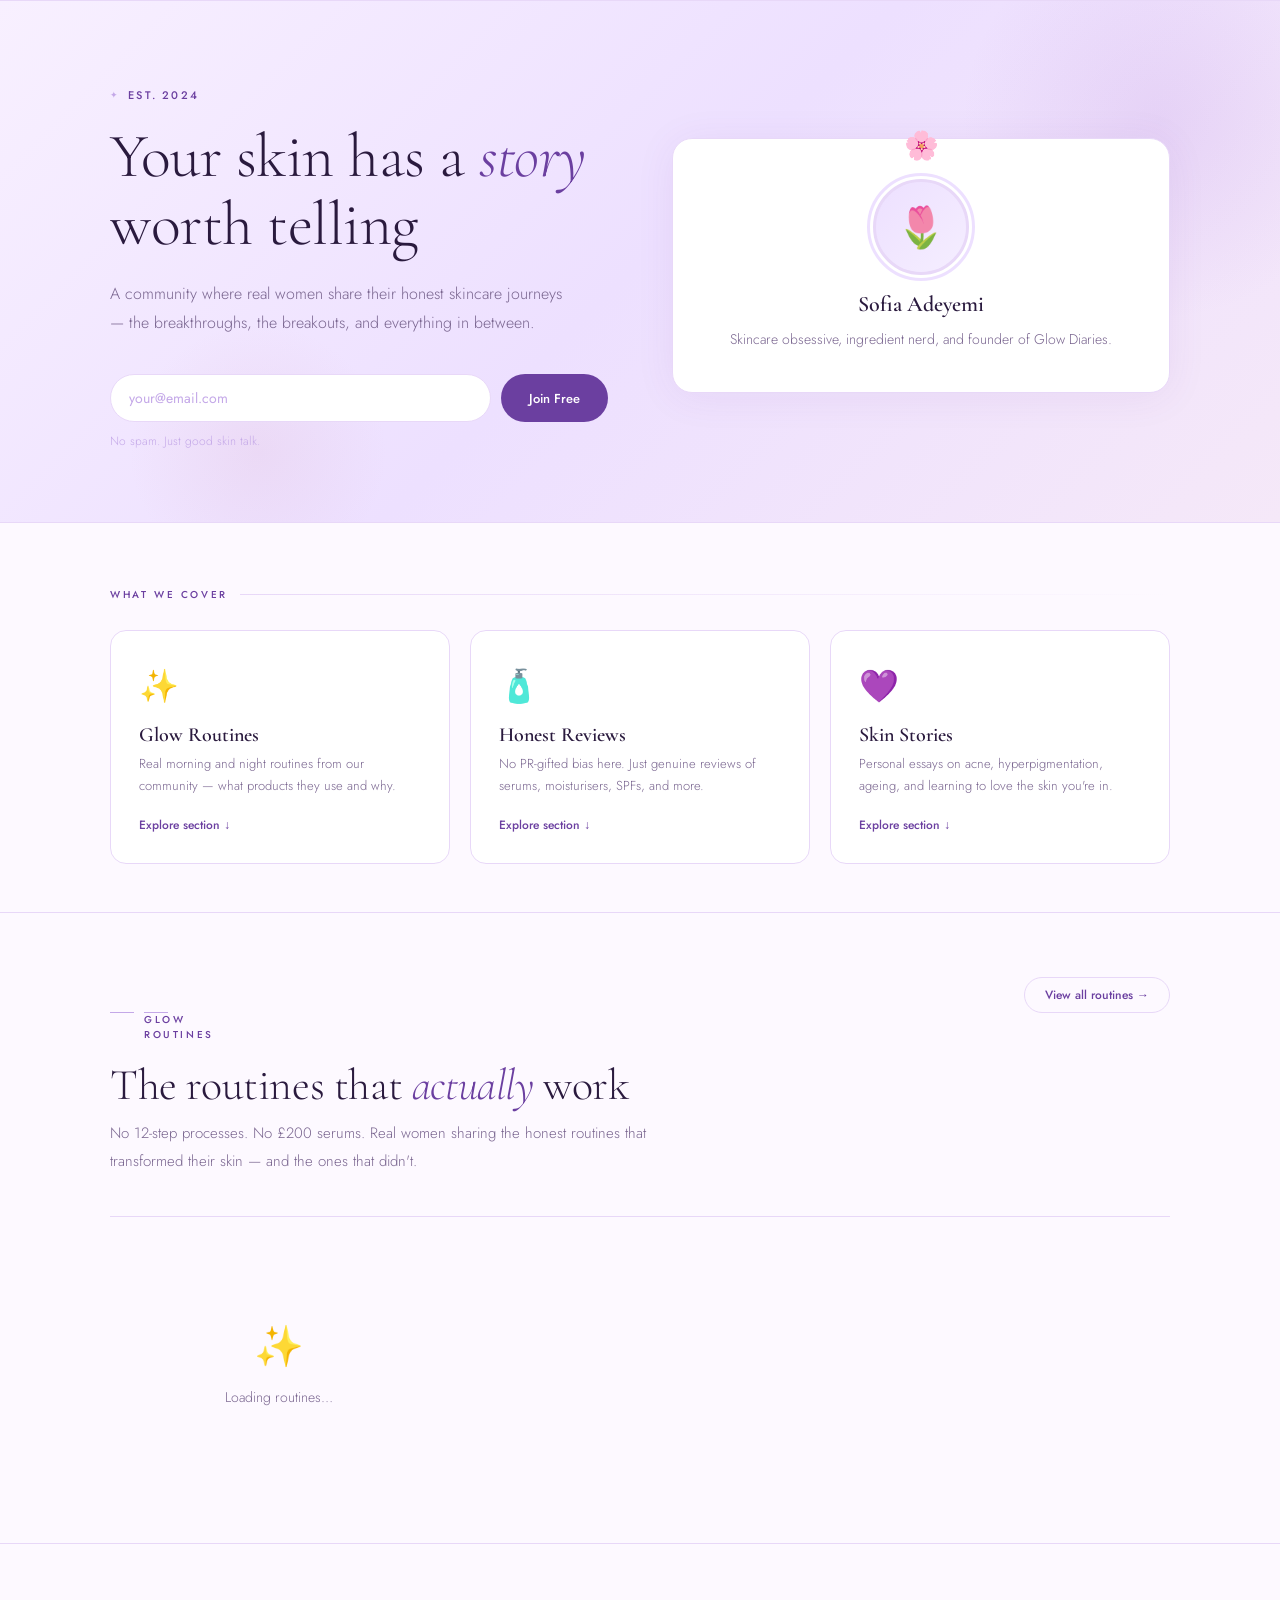
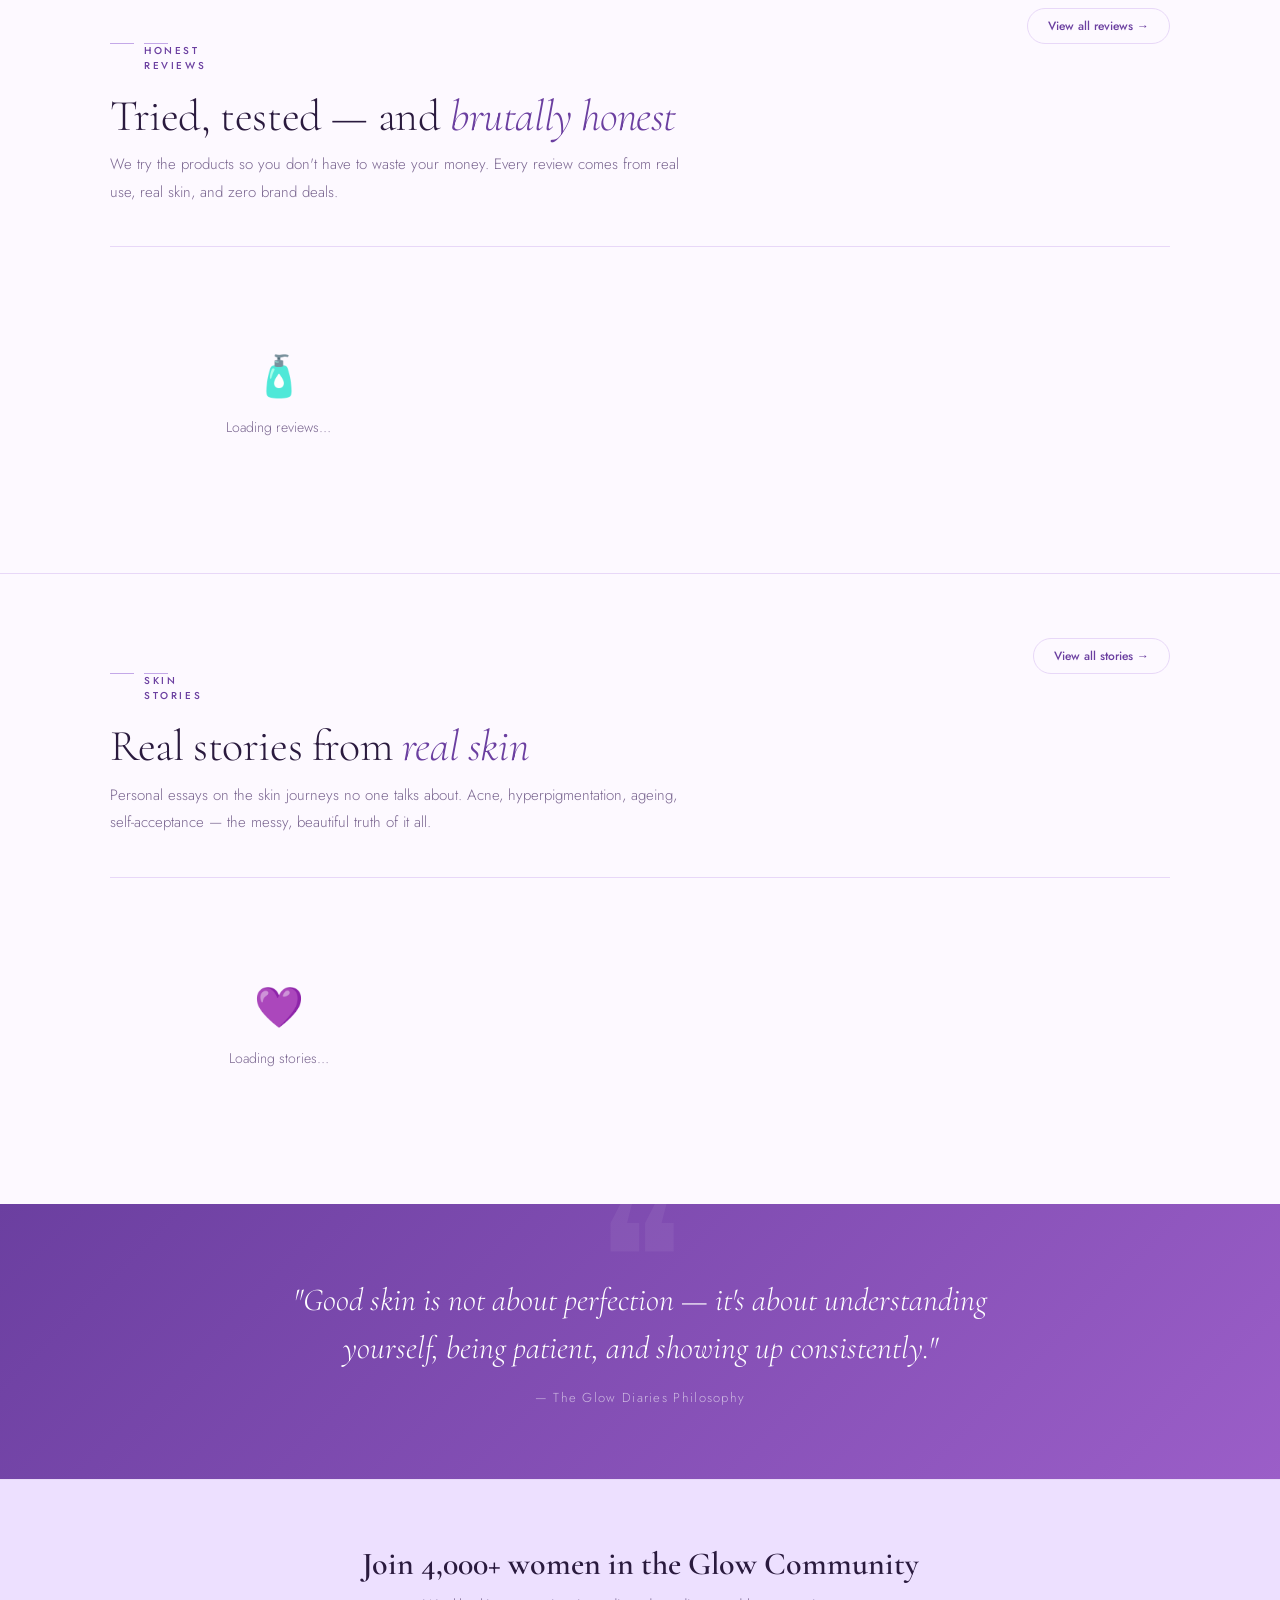
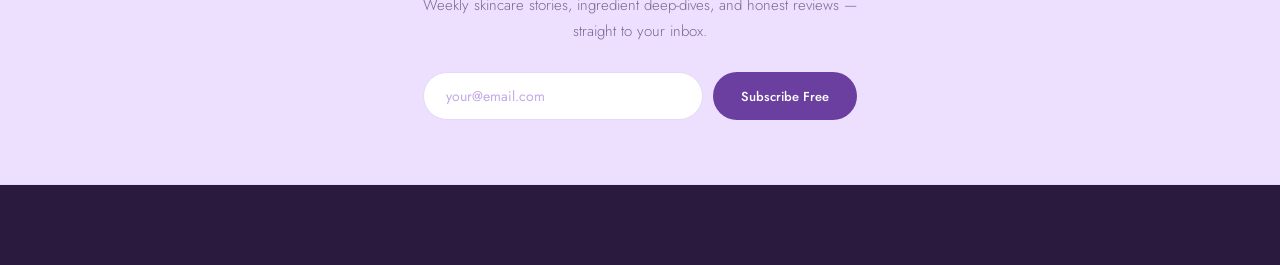
<file: index.html>
<!DOCTYPE html>
<html lang="en">
<head>
  <meta charset="UTF-8"/>
  <meta name="viewport" content="width=device-width, initial-scale=1.0"/>
  <title>Glow Diaries</title>
  <link rel="preconnect" href="https://fonts.googleapis.com"/>
  <link href="https://fonts.googleapis.com/css2?family=Cormorant+Garamond:ital,opsz,wght@0,9..144,300;0,9..144,400;0,9..144,600;1,9..144,300;1,9..144,400;1,9..144,600&family=Jost:wght@300;400;500&display=swap" rel="stylesheet"/>
  <link rel="stylesheet" href="styles.css"/>
  <style>

    /* ── HERO ──────────────────────────────────────────── */
    .hero {
      background: linear-gradient(135deg, #f8f0ff 0%, #ede0ff 50%, #f5e8f8 100%);
      border-bottom: 1px solid var(--border);
      position: relative; overflow: hidden;
    }
    .hero::before {
      content: ''; position: absolute; top: -80px; right: -80px;
      width: 400px; height: 400px; border-radius: 50%;
      background: radial-gradient(circle, rgba(180,130,220,.18) 0%, transparent 70%);
      pointer-events: none;
    }
    .hero::after {
      content: ''; position: absolute; bottom: -60px; left: 10%;
      width: 260px; height: 260px; border-radius: 50%;
      background: radial-gradient(circle, rgba(212,160,192,.15) 0%, transparent 70%);
      pointer-events: none;
    }
    .hero-inner {
      max-width: 1140px; margin: 0 auto; padding: 80px 40px 72px;
      display: grid; grid-template-columns: 1fr 1fr; gap: 64px;
      align-items: center; position: relative; z-index: 1;
    }
    .hero-text { animation: fadeUp .7s ease both; }
    .hero-eyebrow {
      display: inline-flex; align-items: center; gap: 8px;
      font-size: 11px; font-weight: 500; letter-spacing: .2em;
      text-transform: uppercase; color: var(--plum); margin-bottom: 20px;
    }
    .hero-eyebrow::before { content: '✦'; font-size: 9px; color: var(--plum-soft); }
    #heroTitle {
      font-family: var(--font-serif);
      font-size: clamp(40px, 5vw, 62px);
      font-weight: 300; line-height: 1.1; letter-spacing: -.5px;
      color: var(--ink); margin-bottom: 20px;
    }
    #heroTitle em { font-style: italic; color: var(--plum); }
    #heroDesc { font-size: 16px; line-height: 1.85; color: var(--muted); margin-bottom: 36px; max-width: 460px; }
    .subscribe-row { display: flex; gap: 10px; flex-wrap: wrap; margin-bottom: 10px; }
    .subscribe-row input {
      flex: 1; min-width: 190px; padding: 13px 18px; border-radius: 40px;
      border: 1.5px solid var(--border); background: #fff; color: var(--ink);
      font-family: var(--font-sans); font-size: 14px;
      outline: none; transition: border-color .2s, box-shadow .2s;
    }
    .subscribe-row input:focus { border-color: var(--plum-soft); box-shadow: 0 0 0 3px rgba(107,63,160,.08); }
    .subscribe-row input::placeholder { color: var(--plum-soft); }
    .btn-sub {
      padding: 13px 28px; border-radius: 40px; background: var(--plum); color: #fff;
      font-family: var(--font-sans); font-size: 13px; font-weight: 500;
      border: none; cursor: pointer; transition: background .2s, transform .15s; white-space: nowrap;
    }
    .btn-sub:hover { background: var(--plum-mid); transform: translateY(-1px); }
    .form-note { font-size: 12px; color: var(--plum-soft); }

    /* author card */
    .hero-author {
      animation: fadeUp .7s .15s ease both;
      background: #fff; border: 1px solid var(--border);
      border-radius: 20px; padding: 40px 36px; text-align: center;
      box-shadow: 0 4px 40px rgba(107,63,160,.07); position: relative;
    }
    .hero-author::before { content: '🌸'; position: absolute; top: -14px; left: 50%; transform: translateX(-50%); font-size: 28px; }
    #authorImgWrap {
      width: 96px; height: 96px; border-radius: 50%; margin: 0 auto 16px;
      background: linear-gradient(135deg, var(--blush-deep), var(--blush));
      display: flex; align-items: center; justify-content: center; font-size: 40px;
      border: 3px solid var(--border); outline: 3px solid var(--blush-deep); outline-offset: 3px; overflow: hidden;
    }
    #authorImgWrap img { width: 100%; height: 100%; object-fit: cover; border-radius: 50%; }
    #authorName { font-family: var(--font-serif); font-size: 22px; font-weight: 600; color: var(--ink); margin-bottom: 10px; }
    #authorBio { font-size: 14px; line-height: 1.8; color: var(--muted); }

    /* ── TOPIC NAV CARDS ───────────────────────────────── */
    .topics-wrap { max-width: 1140px; margin: 0 auto; padding: 64px 40px 48px; }
    .topics-grid { display: grid; grid-template-columns: repeat(3,1fr); gap: 20px; }
    .topic-card {
      background: #fff; border: 1px solid var(--border);
      border-radius: 16px; padding: 32px 28px 28px;
      text-decoration: none; display: block; color: inherit;
      position: relative; overflow: hidden;
      transition: transform .25s, box-shadow .25s, border-color .25s;
    }
    .topic-card::after {
      content: ''; position: absolute; bottom: 0; left: 0; right: 0; height: 3px;
      background: linear-gradient(90deg, var(--plum), var(--rose));
      transform: scaleX(0); transform-origin: left; transition: transform .3s;
    }
    .topic-card:hover { transform: translateY(-4px); box-shadow: 0 12px 40px rgba(107,63,160,.1); border-color: var(--plum-soft); }
    .topic-card:hover::after { transform: scaleX(1); }
    .topic-icon { font-size: 32px; margin-bottom: 14px; display: block; }
    .topic-name { font-family: var(--font-serif); font-size: 20px; font-weight: 600; color: var(--ink); margin-bottom: 6px; }
    .topic-desc { font-size: 13px; color: var(--muted); line-height: 1.65; margin-bottom: 16px; }
    .topic-arrow { font-size: 12px; font-weight: 500; color: var(--plum); transition: letter-spacing .2s; }
    .topic-card:hover .topic-arrow { letter-spacing: .05em; }

    /* ── CONTENT SECTIONS ──────────────────────────────── */
    .content-section {
      border-top: 1px solid var(--border);
      scroll-margin-top: 76px;
    }
    .content-section-inner { max-width: 1140px; margin: 0 auto; padding: 64px 40px 72px; }

    .cs-header {
      display: flex; align-items: flex-end;
      justify-content: space-between; margin-bottom: 48px; flex-wrap: wrap; gap: 12px;
    }
    .cs-eyebrow {
      font-size: 10px; font-weight: 500; letter-spacing: .26em;
      text-transform: uppercase; color: var(--plum);
      display: flex; align-items: center; gap: 10px;
    }
    .cs-eyebrow span { display: block; width: 24px; height: 1px; background: var(--plum-soft); }
    .view-all-link {
      font-size: 12px; font-weight: 500; color: var(--plum);
      text-decoration: none; display: inline-flex; align-items: center; gap: 4px;
      padding: 8px 20px; border: 1.5px solid var(--border);
      border-radius: 40px; transition: all .2s;
    }
    .view-all-link:hover { border-color: var(--plum); background: var(--blush); }

    .cs-title {
      font-family: var(--font-serif);
      font-size: clamp(28px, 3.5vw, 44px); font-weight: 300;
      line-height: 1.12; letter-spacing: -.4px;
      color: var(--ink); margin-bottom: 10px;
    }
    .cs-title em { font-style: italic; color: var(--plum); }
    .cs-intro { font-size: 15px; line-height: 1.85; color: var(--muted); max-width: 580px; margin-bottom: 40px; }
    .cs-rule { border: none; border-top: 1px solid var(--border); margin-bottom: 36px; }

    /* ── QUOTE BAND ────────────────────────────────────── */
    .quote-band {
      background: linear-gradient(135deg, var(--plum) 0%, #9b5ec8 100%);
      padding: 72px 40px; text-align: center; position: relative; overflow: hidden;
    }
    .quote-band::before {
      content: '❝'; position: absolute; top: -20px; left: 50%; transform: translateX(-50%);
      font-size: 160px; color: rgba(255,255,255,.06);
      font-family: var(--font-serif); line-height: 1; pointer-events: none;
    }
    .quote-text {
      font-family: var(--font-serif); font-size: clamp(20px, 3vw, 32px);
      font-style: italic; font-weight: 300; color: #fff;
      max-width: 740px; margin: 0 auto 16px; line-height: 1.5; position: relative; z-index: 1;
    }
    .quote-attr { font-size: 13px; color: rgba(255,255,255,.6); letter-spacing: .1em; }

    /* ── RESPONSIVE ────────────────────────────────────── */
    @media (max-width: 860px) {
      .hero-inner { grid-template-columns: 1fr; gap: 40px; padding: 56px 24px 48px; }
      .hero-author { max-width: 420px; }
    }
    @media (max-width: 640px) {
      .topics-wrap { padding: 40px 20px 32px; }
      .topics-grid { grid-template-columns: 1fr; }
      .content-section-inner { padding: 48px 20px 56px; }
      .quote-band { padding: 56px 20px; }
    }
  </style>
</head>
<body>

  <div id="loader"><div class="ld-petal">🌸</div><div class="ld-text">Loading your glow…</div></div>

  <header id="site-header"></header>

  <!-- ── HERO ─────────────────────────────────────── -->
  <section class="hero">
    <div class="hero-inner">
      <div class="hero-text">
        <div class="hero-eyebrow" id="issueLabel">Est. 2024</div>
        <h1 id="heroTitle">Your skin has a <em>story</em> worth telling</h1>
        <p id="heroDesc">A community where real women share their honest skincare journeys — the breakthroughs, the breakouts, and everything in between.</p>
        <div class="subscribe-row">
          <input type="email" placeholder="your@email.com"/>
          <button class="btn-sub" id="ctaBtn">Join Free</button>
        </div>
        <p class="form-note" id="formNote">No spam. Just good skin talk.</p>
      </div>
      <div class="hero-author">
        <div id="authorImgWrap">🌷</div>
        <div id="authorName">Sofia Adeyemi</div>
        <p id="authorBio">Skincare obsessive, ingredient nerd, and founder of Glow Diaries.</p>
      </div>
    </div>
  </section>

  <!-- ── TOPIC NAV CARDS (scroll to sections) ──────── -->
  <div class="topics-wrap">
    <div class="section-header" style="margin-bottom:28px;">
      <span class="section-tag" id="topicsLabel">What We Cover</span>
      <div class="section-rule"></div>
    </div>
    <div class="topics-grid">
      <a class="topic-card fade-in"   href="#section-routines">
        <span class="topic-icon" id="topic1Icon">✨</span>
        <div class="topic-name"  id="topic1Name">Glow Routines</div>
        <p class="topic-desc"    id="topic1Desc">Real morning and night routines from our community — what products they use and why.</p>
        <span class="topic-arrow">Explore section ↓</span>
      </a>
      <a class="topic-card fade-in-2" href="#section-reviews">
        <span class="topic-icon" id="topic2Icon">🧴</span>
        <div class="topic-name"  id="topic2Name">Honest Reviews</div>
        <p class="topic-desc"    id="topic2Desc">No PR-gifted bias here. Just genuine reviews of serums, moisturisers, SPFs, and more.</p>
        <span class="topic-arrow">Explore section ↓</span>
      </a>
      <a class="topic-card fade-in-3" href="#section-stories">
        <span class="topic-icon" id="topic3Icon">💜</span>
        <div class="topic-name"  id="topic3Name">Skin Stories</div>
        <p class="topic-desc"    id="topic3Desc">Personal essays on acne, hyperpigmentation, ageing, and learning to love the skin you're in.</p>
        <span class="topic-arrow">Explore section ↓</span>
      </a>
    </div>
  </div>

  <!-- ══════════════════════════════════════════════ -->
  <!-- SECTION 1: ROUTINES                           -->
  <!-- ══════════════════════════════════════════════ -->
  <div class="content-section" id="section-routines">
    <div class="content-section-inner">
      <div class="cs-header">
        <div class="cs-eyebrow"><span></span><span id="s1Tag">Glow Routines</span></div>
        <a class="view-all-link" href="section.html?category=routines">View all routines →</a>
      </div>
      <h2 class="cs-title" id="s1Title">The routines that <em>actually</em> work</h2>
      <p class="cs-intro" id="s1Intro">No 12-step processes. No £200 serums. Real women sharing the honest routines that transformed their skin — and the ones that didn't.</p>
      <hr class="cs-rule"/>
      <div class="posts-grid" id="grid-routines">
        <div class="empty-state"><span class="emoji">✨</span>Loading routines…</div>
      </div>
    </div>
  </div>

  <!-- ══════════════════════════════════════════════ -->
  <!-- SECTION 2: REVIEWS                            -->
  <!-- ══════════════════════════════════════════════ -->
  <div class="content-section" id="section-reviews">
    <div class="content-section-inner">
      <div class="cs-header">
        <div class="cs-eyebrow"><span></span><span id="s2Tag">Honest Reviews</span></div>
        <a class="view-all-link" href="section.html?category=reviews">View all reviews →</a>
      </div>
      <h2 class="cs-title" id="s2Title">Tried, tested — and <em>brutally honest</em></h2>
      <p class="cs-intro" id="s2Intro">We try the products so you don't have to waste your money. Every review comes from real use, real skin, and zero brand deals.</p>
      <hr class="cs-rule"/>
      <div class="posts-grid" id="grid-reviews">
        <div class="empty-state"><span class="emoji">🧴</span>Loading reviews…</div>
      </div>
    </div>
  </div>

  <!-- ══════════════════════════════════════════════ -->
  <!-- SECTION 3: STORIES                            -->
  <!-- ══════════════════════════════════════════════ -->
  <div class="content-section" id="section-stories">
    <div class="content-section-inner">
      <div class="cs-header">
        <div class="cs-eyebrow"><span></span><span id="s3Tag">Skin Stories</span></div>
        <a class="view-all-link" href="section.html?category=stories">View all stories →</a>
      </div>
      <h2 class="cs-title" id="s3Title">Real stories from <em>real skin</em></h2>
      <p class="cs-intro" id="s3Intro">Personal essays on the skin journeys no one talks about. Acne, hyperpigmentation, ageing, self-acceptance — the messy, beautiful truth of it all.</p>
      <hr class="cs-rule"/>
      <div class="posts-grid" id="grid-stories">
        <div class="empty-state"><span class="emoji">💜</span>Loading stories…</div>
      </div>
    </div>
  </div>

  <!-- ── QUOTE BAND ────────────────────────────────── -->
  <div class="quote-band">
    <div class="quote-text" id="quoteText">"Good skin is not about perfection — it's about understanding yourself, being patient, and showing up consistently."</div>
    <div class="quote-attr" id="quoteAttr">— The Glow Diaries Philosophy</div>
  </div>

  <!-- ── NEWSLETTER ─────────────────────────────────── -->
  <div class="nl-strip" id="nl-section">
    <div class="nl-title" id="nlTitle">Join 4,000+ women in the Glow Community</div>
    <p class="nl-sub" id="nlSub">Weekly skincare stories, ingredient deep-dives, and honest reviews — straight to your inbox.</p>
    <div class="nl-form">
      <input type="email" placeholder="your@email.com"/>
      <button class="nl-btn" id="nlBtn">Subscribe Free</button>
    </div>
  </div>

  <footer id="site-footer"></footer>

  <script src="cms.js"></script>
  <script>
    async function init() {
      try {
        const [settings, allPosts] = await Promise.all([
          fetchSiteSettings(),
          fetchPosts(null, 100)
        ]);

        const f = settings.fields;

        // Accent colour
        if (f.accentColor) {
          const hex = f.accentColor.startsWith('#') ? f.accentColor : '#' + f.accentColor;
          document.documentElement.style.setProperty('--plum', hex);
        }

        // Shared header + footer
        renderHeader(f.siteName, f.headerTag, null);
        renderFooter(f.siteName, f.footerCopy);
        document.title = f.siteName || 'Glow Diaries';

        // Hero
        set('issueLabel', f.issueLabel);
        set('heroTitle',  f.heroTitle);
        set('heroDesc',   f.heroDesc);
        set('ctaBtn',     f.ctaButtonText);
        set('nlBtn',      f.ctaButtonText);
        set('formNote',   f.formNote);
        set('authorName', f.authorName);
        set('authorBio',  f.authorBio);

        // Topic cards
        set('topicsLabel', f.topicsLabel);
        set('topic1Icon',  f.topic1Icon);
        set('topic1Name',  f.topic1Name);
        set('topic1Desc',  f.topic1Desc);
        set('topic2Icon',  f.topic2Icon);
        set('topic2Name',  f.topic2Name);
        set('topic2Desc',  f.topic2Desc);
        set('topic3Icon',  f.topic3Icon);
        set('topic3Name',  f.topic3Name);
        set('topic3Desc',  f.topic3Desc);

        // Section headers
        set('s1Tag',   f.topic1Name);
        set('s1Title', f.section1Title);
        set('s1Intro', f.section1Intro);
        set('s2Tag',   f.topic2Name);
        set('s2Title', f.section2Title);
        set('s2Intro', f.section2Intro);
        set('s3Tag',   f.topic3Name);
        set('s3Title', f.section3Title);
        set('s3Intro', f.section3Intro);

        // Quote + newsletter
        set('quoteText', f.quoteText);
        set('quoteAttr', f.quoteAttr);
        set('nlTitle',   f.nlTitle);
        set('nlSub',     f.nlSub);

        // Author photo
        const photoId = f.authorPhoto?.sys?.id;
        if (photoId && settings.assets[photoId]) {
          const wrap = document.getElementById('authorImgWrap');
          wrap.innerHTML = `<img src="${settings.assets[photoId]}?w=200&h=200&fit=thumb&f=face" alt="${f.authorName || 'Author'}"/>`;
          wrap.style.background = 'transparent';
        }

        // Sort posts into 3 buckets, show latest 3 each
        const buckets = { routines: [], reviews: [], stories: [] };
        allPosts.posts.forEach(p => {
          const cat = p.fields.category;
          if (buckets[cat]) buckets[cat].push(p);
        });

        ['routines', 'reviews', 'stories'].forEach(cat => {
          const grid  = document.getElementById(`grid-${cat}`);
          const posts = buckets[cat].slice(0, 3);
          grid.innerHTML = posts.length
            ? posts.map((p, i) => postCardHTML(p, i)).join('')
            : `<div class="empty-state" style="grid-column:1/-1"><span class="emoji">🌸</span>No posts yet — add some in Contentful with category <strong>${cat}</strong>!</div>`;
        });

      } catch (err) {
        console.error('Error:', err);
      } finally {
        hideLoader();
      }
    }

    init();
  </script>
</body>
</html>
</file>
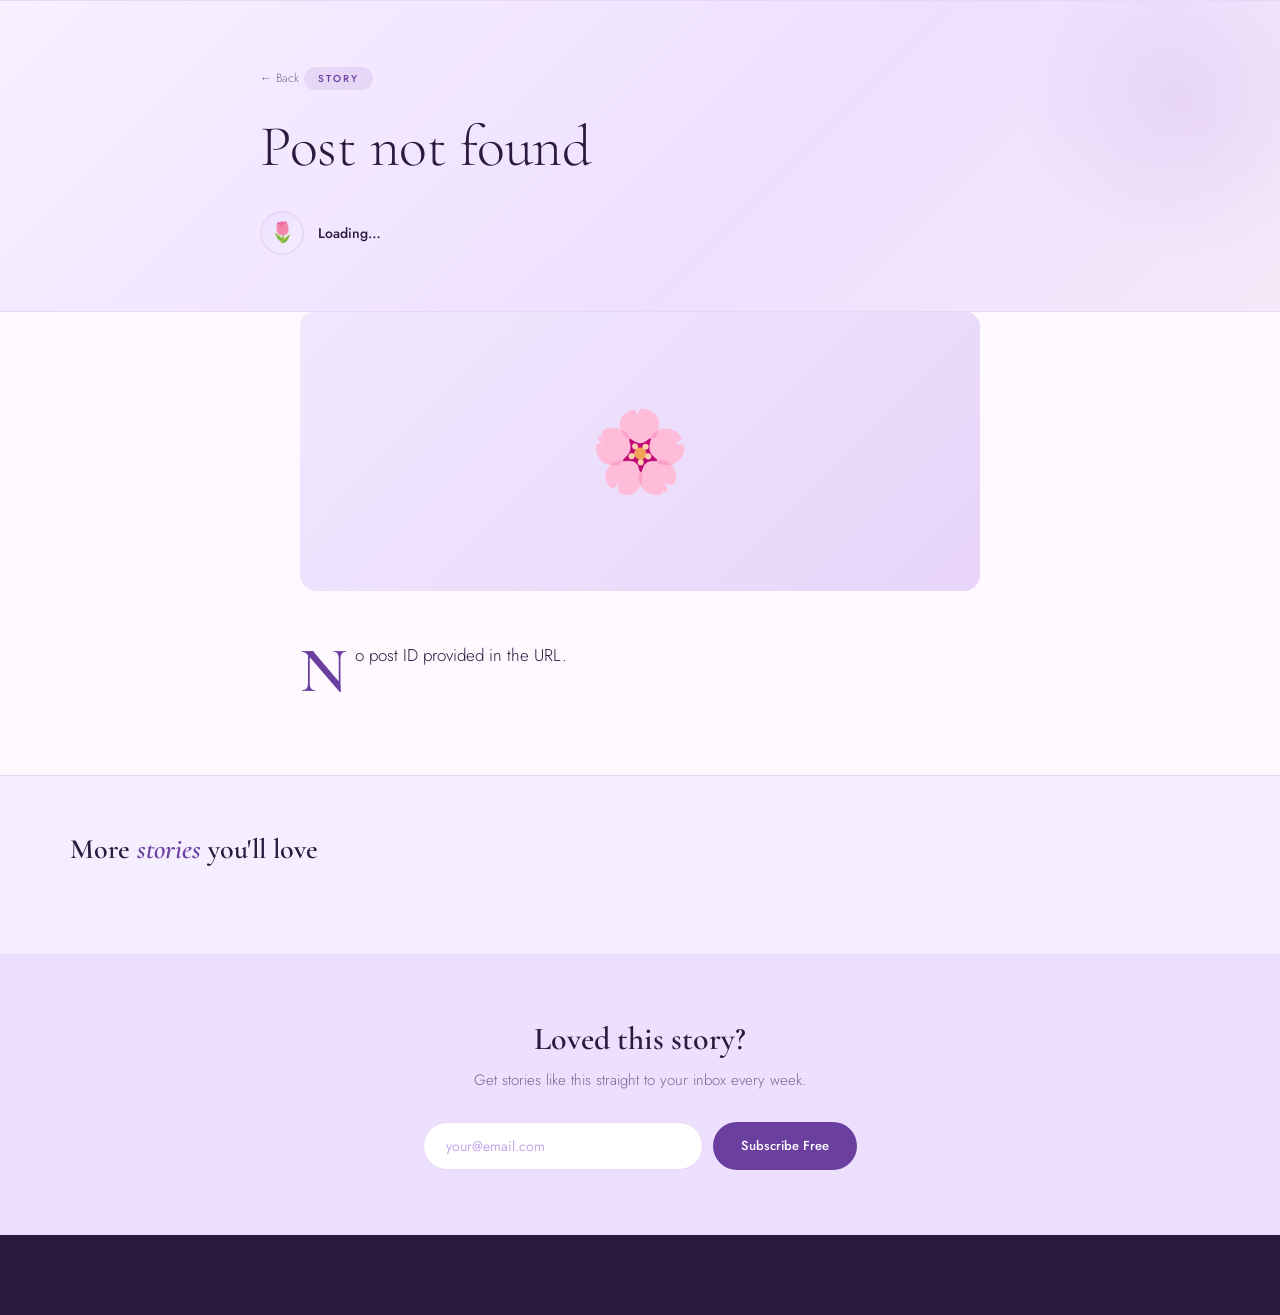
<file: post.html>
<!DOCTYPE html>
<html lang="en">
<head>
  <meta charset="UTF-8"/>
  <meta name="viewport" content="width=device-width, initial-scale=1.0"/>
  <title>Loading… — Glow Diaries</title>
  <link rel="preconnect" href="https://fonts.googleapis.com"/>
  <link href="https://fonts.googleapis.com/css2?family=Cormorant+Garamond:ital,opsz,wght@0,9..144,300;0,9..144,400;0,9..144,600;1,9..144,300;1,9..144,400;1,9..144,600&family=Jost:wght@300;400;500&display=swap" rel="stylesheet"/>
  <link rel="stylesheet" href="styles.css"/>
  <style>
    /* ── POST HERO ── */
    .post-hero {
      background: linear-gradient(135deg, #f8f0ff 0%, #ede0ff 60%, #f5e8f8 100%);
      border-bottom: 1px solid var(--border);
      padding: 64px 40px 56px; position: relative; overflow: hidden;
    }
    .post-hero::after {
      content: ''; position: absolute; top: -60px; right: -60px;
      width: 320px; height: 320px; border-radius: 50%;
      background: radial-gradient(circle, rgba(180,130,220,.15) 0%, transparent 70%);
      pointer-events: none;
    }
    .post-hero-inner { max-width: 760px; margin: 0 auto; position: relative; z-index: 1; }
    .back-link {
      display: inline-flex; align-items: center; gap: 6px;
      font-size: 12px; color: var(--muted); text-decoration: none;
      margin-bottom: 28px; transition: color .2s;
    }
    .back-link:hover { color: var(--plum); }
    .post-hero-tag {
      display: inline-block; margin-bottom: 18px;
      font-size: 10px; font-weight: 500; letter-spacing: .2em;
      text-transform: uppercase; color: var(--plum);
      background: rgba(107,63,160,.1); border-radius: 40px; padding: 4px 14px;
    }
    .post-hero-title {
      font-family: var(--font-serif);
      font-size: clamp(36px, 5vw, 58px);
      font-weight: 300; line-height: 1.1; letter-spacing: -.5px;
      color: var(--ink); margin-bottom: 20px;
      animation: fadeUp .6s ease both;
    }
    .post-hero-title em { font-style: italic; color: var(--plum); }
    .post-hero-excerpt {
      font-size: 18px; line-height: 1.75; color: var(--muted);
      max-width: 620px; margin-bottom: 32px;
      animation: fadeUp .6s .1s ease both;
    }
    .post-byline {
      display: flex; align-items: center; gap: 14px;
      animation: fadeUp .6s .15s ease both;
    }
    .byline-avatar {
      width: 44px; height: 44px; border-radius: 50%;
      background: linear-gradient(135deg, var(--blush-deep), var(--blush));
      display: flex; align-items: center; justify-content: center;
      font-size: 20px; border: 2px solid var(--border); flex-shrink: 0;
      overflow: hidden;
    }
    .byline-avatar img { width: 100%; height: 100%; object-fit: cover; border-radius: 50%; }
    .byline-name { font-size: 14px; font-weight: 500; color: var(--ink); }
    .byline-meta { font-size: 12px; color: var(--plum-soft); }

    /* ── COVER EMOJI ── */
    .post-cover {
      max-width: 760px; margin: 0 auto;
      padding: 0 40px;
    }
    .cover-block {
      height: 280px; border-radius: 16px;
      display: flex; align-items: center; justify-content: center;
      font-size: 80px; margin-top: -1px;
    }

    /* ── POST BODY ── */
    .post-content-wrap {
      max-width: 760px; margin: 0 auto;
      padding: 48px 40px 80px;
    }
    .post-body-text { line-height: 1.9; }
    .post-body-text p {
      font-size: 17px; color: var(--ink); margin-bottom: 24px; font-weight: 300;
    }
    .post-body-text p:first-child::first-letter {
      font-family: var(--font-serif);
      font-size: 64px; font-weight: 600; color: var(--plum);
      float: left; line-height: .8; margin-right: 8px; margin-top: 6px;
    }

    /* ── MORE FROM SECTION ── */
    .more-section {
      border-top: 1px solid var(--border);
      background: var(--blush);
      padding: 56px 40px;
    }
    .more-inner { max-width: 1140px; margin: 0 auto; }
    .more-title {
      font-family: var(--font-serif); font-size: 28px; font-weight: 600;
      color: var(--ink); margin-bottom: 32px;
    }
    .more-title em { font-style: italic; color: var(--plum); }

    @media (max-width: 640px) {
      .post-hero { padding: 48px 20px 44px; }
      .post-cover, .post-content-wrap { padding-left: 20px; padding-right: 20px; }
      .cover-block { height: 200px; font-size: 60px; }
      .more-section { padding: 48px 20px; }
    }
  </style>
</head>
<body>

  <div id="loader"><div class="ld-petal">🌸</div><div class="ld-text">Loading your glow…</div></div>

  <header id="site-header"></header>

  <!-- POST HERO -->
  <div class="post-hero">
    <div class="post-hero-inner">
      <a class="back-link" id="backLink" href="index.html">← Back</a>
      <div class="post-hero-tag" id="postTag">Story</div>
      <h1 class="post-hero-title" id="postTitle">Loading<em>…</em></h1>
      <p class="post-hero-excerpt" id="postExcerpt"></p>
      <div class="post-byline">
        <div class="byline-avatar" id="bylineAvatar">🌷</div>
        <div>
          <div class="byline-name" id="postAuthor">Loading…</div>
          <div class="byline-meta" id="postMeta"></div>
        </div>
      </div>
    </div>
  </div>

  <!-- COVER EMOJI BLOCK -->
  <div class="post-cover">
    <div class="cover-block t-purple" id="coverBlock">🌸</div>
  </div>

  <!-- POST BODY TEXT -->
  <div class="post-content-wrap">
    <div class="post-body-text" id="postBodyText">
      <p>Loading content…</p>
    </div>
  </div>

  <!-- MORE FROM THIS SECTION -->
  <div class="more-section">
    <div class="more-inner">
      <div class="more-title">More <em id="moreLabel">stories</em> you'll love</div>
      <div class="posts-grid" id="moreGrid"></div>
    </div>
  </div>

  <!-- NEWSLETTER -->
  <div class="nl-strip">
    <div class="nl-title">Loved this story?</div>
    <p class="nl-sub">Get stories like this straight to your inbox every week.</p>
    <div class="nl-form">
      <input type="email" placeholder="your@email.com"/>
      <button class="nl-btn">Subscribe Free</button>
    </div>
  </div>

  <footer id="site-footer"></footer>

  <script src="cms.js"></script>
  <script>
    const params = new URLSearchParams(window.location.search);
    const postId = params.get('id');

    const COVER_CLASSES = ['t-purple','t-rose','t-blue','t-peach','t-green','t-pink'];
    function randomCover() { return COVER_CLASSES[Math.floor(Math.random() * COVER_CLASSES.length)]; }

    // Render body text: split long text on blank lines into <p> tags
    function renderBody(text) {
      if (!text) return '<p>This post has no body content yet. Add a <strong>body</strong> field in Contentful.</p>';
      return text.split(/\n\n+/)
        .map(block => block.trim())
        .filter(Boolean)
        .map(block => `<p>${block.replace(/\n/g, '<br/>')}</p>`)
        .join('');
    }

    async function init() {
      if (!postId) {
        document.getElementById('postTitle').textContent = 'Post not found';
        document.getElementById('postBodyText').innerHTML = '<p>No post ID provided in the URL.</p>';
        hideLoader();
        return;
      }

      try {
        const [settings, post] = await Promise.all([
          fetchSiteSettings(),
          fetchPostById(postId)
        ]);

        const sf = settings.fields;
        const f  = post.fields;

        // Accent colour
        if (sf.accentColor) {
          const hex = sf.accentColor.startsWith('#') ? sf.accentColor : '#' + sf.accentColor;
          document.documentElement.style.setProperty('--plum', hex);
        }

        renderHeader(sf.siteName, sf.headerTag, f.category);
        renderFooter(sf.siteName, sf.footerCopy);

        // Page title
        document.title = `${f.title || 'Story'} — ${sf.siteName || 'Glow Diaries'}`;

        // Back link goes to the right section
        const backEl = document.getElementById('backLink');
        backEl.href = f.category ? `section.html?category=${f.category}` : 'index.html';
        backEl.textContent = `← Back to ${f.category || 'home'}`;

        // Post header
        set('postTag',    f.tag || f.category || 'Story');
        set('postAuthor', f.author);

        // Title — allow italics markup via *text*
        const titleEl = document.getElementById('postTitle');
        titleEl.innerHTML = (f.title || '').replace(/\*(.*?)\*/g, '<em>$1</em>');

        set('postExcerpt', f.excerpt);

        // Byline meta
        const metaParts = [];
        if (f.readTime)    metaParts.push(f.readTime);
        if (f.publishDate) metaParts.push(new Date(f.publishDate).toLocaleDateString('en-GB', { year:'numeric', month:'long', day:'numeric' }));
        set('postMeta', metaParts.join(' · '));

        // Author avatar from site settings photo
        const photoId = sf.authorPhoto?.sys?.id;
        if (photoId && settings.assets[photoId]) {
          const av = document.getElementById('bylineAvatar');
          av.innerHTML = `<img src="${settings.assets[photoId]}?w=88&h=88&fit=thumb&f=face" alt="${f.author || ''}"/>`;
          av.style.background = 'transparent';
        }

        // Cover block
        const cover = document.getElementById('coverBlock');
        cover.textContent = f.coverEmoji || '🌸';
        cover.className   = `cover-block ${randomCover()}`;

        // Body text
        document.getElementById('postBodyText').innerHTML = renderBody(f.body);

        // "More from this section" — fetch 3 other posts in same category
        set('moreLabel', f.tag || f.category || 'stories');
        if (f.category) {
          const more = await fetchPosts(f.category, 4);
          const others = more.posts.filter(p => p.sys.id !== postId).slice(0, 3);
          const grid = document.getElementById('moreGrid');
          if (others.length) {
            grid.innerHTML = others.map((p, i) => postCardHTML(p, i)).join('');
          } else {
            grid.innerHTML = `<div class="empty-state" style="grid-column:1/-1"><span class="emoji">🌸</span>More stories coming soon!</div>`;
          }
        }

      } catch (err) {
        console.error('Error loading post:', err);
        document.getElementById('postTitle').textContent = 'Could not load post';
        document.getElementById('postBodyText').innerHTML = '<p>There was an error loading this post. Please try again.</p>';
      } finally {
        hideLoader();
      }
    }

    init();
  </script>
</body>
</html>
</file>
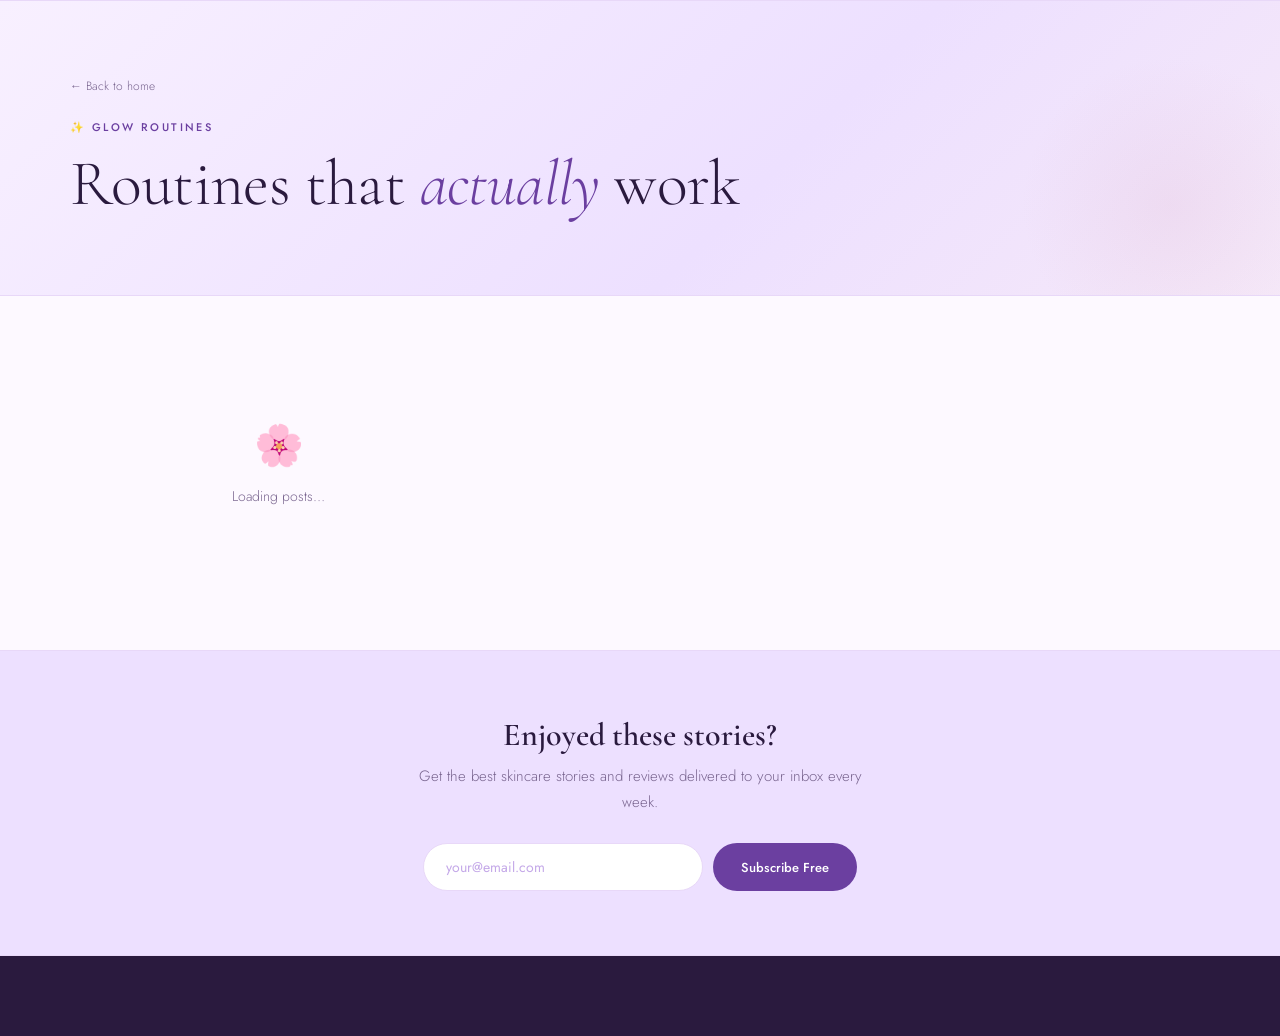
<file: section.html>
<!DOCTYPE html>
<html lang="en">
<head>
  <meta charset="UTF-8"/>
  <meta name="viewport" content="width=device-width, initial-scale=1.0"/>
  <title>Glow Diaries</title>
  <link rel="preconnect" href="https://fonts.googleapis.com"/>
  <link href="https://fonts.googleapis.com/css2?family=Cormorant+Garamond:ital,opsz,wght@0,9..144,300;0,9..144,400;0,9..144,600;1,9..144,300;1,9..144,400;1,9..144,600&family=Jost:wght@300;400;500&display=swap" rel="stylesheet"/>
  <link rel="stylesheet" href="styles.css"/>
  <style>
    /* ── SECTION BANNER ── */
    .section-banner {
      background: linear-gradient(135deg, #f8f0ff 0%, #ede0ff 60%, #f5e8f8 100%);
      border-bottom: 1px solid var(--border);
      padding: 72px 40px 60px;
      position: relative; overflow: hidden;
    }
    .section-banner::after {
      content: ''; position: absolute; bottom: -60px; right: -40px;
      width: 300px; height: 300px; border-radius: 50%;
      background: radial-gradient(circle, rgba(212,160,192,.15) 0%, transparent 70%);
      pointer-events: none;
    }
    .banner-inner { max-width: 1140px; margin: 0 auto; position: relative; z-index: 1; }
    .back-link {
      display: inline-flex; align-items: center; gap: 6px;
      font-size: 12px; color: var(--muted); text-decoration: none;
      margin-bottom: 24px; transition: color .2s;
    }
    .back-link:hover { color: var(--plum); }
    .banner-eyebrow {
      font-size: 11px; font-weight: 500; letter-spacing: .22em;
      text-transform: uppercase; color: var(--plum); margin-bottom: 14px;
      display: flex; align-items: center; gap: 8px;
    }
    .banner-title {
      font-family: var(--font-serif);
      font-size: clamp(40px, 5vw, 64px);
      font-weight: 300; line-height: 1.1; letter-spacing: -.6px;
      color: var(--ink); margin-bottom: 16px;
    }
    .banner-title em { font-style: italic; color: var(--plum); }
    .banner-desc { font-size: 16px; line-height: 1.8; color: var(--muted); max-width: 560px; }
    .post-count { font-size: 12px; color: var(--plum-soft); margin-top: 16px; }

    /* ── POSTS AREA ── */
    .posts-area { max-width: 1140px; margin: 0 auto; padding: 56px 40px 80px; }

    @media (max-width: 640px) {
      .section-banner { padding: 48px 20px 44px; }
      .posts-area { padding: 40px 20px 60px; }
    }
  </style>
</head>
<body>

  <div id="loader"><div class="ld-petal">🌸</div><div class="ld-text">Loading your glow…</div></div>

  <header id="site-header"></header>

  <!-- BANNER — title + description set from Contentful topic fields -->
  <div class="section-banner">
    <div class="banner-inner">
      <a class="back-link" href="index.html">← Back to home</a>
      <div class="banner-eyebrow" id="bannerEyebrow">🌸 Section</div>
      <h1 class="banner-title" id="bannerTitle">Loading<em>…</em></h1>
      <p class="banner-desc" id="bannerDesc"></p>
      <div class="post-count" id="postCount"></div>
    </div>
  </div>

  <!-- ALL POSTS GRID -->
  <div class="posts-area">
    <div class="posts-grid" id="postsGrid">
      <div class="empty-state"><span class="emoji">🌸</span>Loading posts…</div>
    </div>
  </div>

  <!-- NEWSLETTER -->
  <div class="nl-strip">
    <div class="nl-title">Enjoyed these stories?</div>
    <p class="nl-sub">Get the best skincare stories and reviews delivered to your inbox every week.</p>
    <div class="nl-form">
      <input type="email" placeholder="your@email.com"/>
      <button class="nl-btn">Subscribe Free</button>
    </div>
  </div>

  <footer id="site-footer"></footer>

  <script src="cms.js"></script>
  <script>
    // Read ?category=routines from the URL
    const params   = new URLSearchParams(window.location.search);
    const category = params.get('category') || 'routines';

    // Map category → display info (fallback while Contentful loads)
    const META = {
      routines: { emoji: '✨', label: 'Glow Routines',   title: 'Routines that <em>actually</em> work' },
      reviews:  { emoji: '🧴', label: 'Honest Reviews',  title: '<em>Brutally honest</em> product reviews' },
      stories:  { emoji: '💜', label: 'Skin Stories',    title: 'Real stories from <em>real skin</em>' },
    };
    const meta = META[category] || META.routines;

    // Set fallback title immediately so page doesn't look blank while loading
    document.getElementById('bannerEyebrow').innerHTML = `${meta.emoji} ${meta.label}`;
    document.getElementById('bannerTitle').innerHTML   = meta.title;
    document.title = `${meta.label} — Glow Diaries`;

    async function init() {
      try {
        const [settings, result] = await Promise.all([
          fetchSiteSettings(),
          fetchPosts(category)
        ]);

        const f = settings.fields;

        // Accent colour
        if (f.accentColor) {
          const hex = f.accentColor.startsWith('#') ? f.accentColor : '#' + f.accentColor;
          document.documentElement.style.setProperty('--plum', hex);
        }

        renderHeader(f.siteName, f.headerTag, category);
        renderFooter(f.siteName, f.footerCopy);

        // Use topic name/desc from settings to power the banner
        const topicMap = {
          routines: { name: f.topic1Name, icon: f.topic1Icon, desc: f.topic1Desc },
          reviews:  { name: f.topic2Name, icon: f.topic2Icon, desc: f.topic2Desc },
          stories:  { name: f.topic3Name, icon: f.topic3Icon, desc: f.topic3Desc },
        };
        const t = topicMap[category];
        if (t?.name) {
          document.getElementById('bannerEyebrow').textContent = `${t.icon || ''} ${t.name}`;
          document.getElementById('bannerTitle').innerHTML = meta.title;
          document.getElementById('bannerDesc').textContent = t.desc || '';
          document.title = `${t.name} — ${f.siteName || 'Glow Diaries'}`;
        }

        // Render posts
        const posts = result.posts;
        const grid  = document.getElementById('postsGrid');

        document.getElementById('postCount').textContent =
          posts.length === 0 ? '' :
          posts.length === 1 ? '1 story' :
          `${posts.length} stories`;

        if (!posts.length) {
          grid.innerHTML = `
            <div class="empty-state" style="grid-column:1/-1">
              <span class="emoji">🌸</span>
              No posts in this section yet.<br>Add some in Contentful under category <strong>${category}</strong>.
            </div>`;
        } else {
          grid.innerHTML = posts.map((p, i) => postCardHTML(p, i)).join('');
        }

      } catch (err) {
        console.error('Error loading section:', err);
      } finally {
        hideLoader();
      }
    }

    init();
  </script>
</body>
</html>
</file>
<file: styles.css>
*, *::before, *::after { box-sizing: border-box; margin: 0; padding: 0; }

:root {
  --plum:       #6b3fa0;
  --plum-mid:   #8b5cc8;
  --plum-soft:  #c4a8e8;
  --blush:      #f5eeff;
  --blush-deep: #ede0ff;
  --rose:       #d4a0c0;
  --cream:      #fdf9ff;
  --ink:        #2a1a3e;
  --muted:      #7a6690;
  --border:     #e8d8f8;
  --font-serif: 'Cormorant Garamond', Georgia, serif;
  --font-sans:  'Jost', sans-serif;
}

html { scroll-behavior: smooth; }
body {
  background: var(--cream); color: var(--ink);
  font-family: var(--font-sans); font-weight: 300;
  -webkit-font-smoothing: antialiased;
}
body { cursor: url("data:image/svg+xml,%3Csvg xmlns='http://www.w3.org/2000/svg' width='20' height='20' viewBox='0 0 20 20'%3E%3Ccircle cx='10' cy='10' r='4' fill='%236b3fa0' opacity='.6'/%3E%3C/svg%3E") 10 10, auto; }

/* ── LOADER ── */
#loader {
  position: fixed; inset: 0; z-index: 300;
  background: var(--cream);
  display: flex; flex-direction: column;
  align-items: center; justify-content: center; gap: 16px;
  transition: opacity .5s ease;
}
#loader.out { opacity: 0; pointer-events: none; }
.ld-petal { font-size: 32px; animation: spin 2s linear infinite; }
@keyframes spin { to { transform: rotate(360deg); } }
.ld-text { font-family: var(--font-serif); font-style: italic; font-size: 15px; color: var(--plum-soft); letter-spacing: .1em; }

/* ── HEADER ── */
header {
  position: sticky; top: 0; z-index: 100;
  background: rgba(253,249,255,.94);
  backdrop-filter: blur(20px);
  border-bottom: 1px solid var(--border);
}
.header-inner {
  max-width: 1140px; margin: 0 auto;
  padding: 0 40px; height: 68px;
  display: flex; align-items: center; justify-content: space-between; gap: 24px;
}
.header-logo { display: flex; flex-direction: column; line-height: 1; text-decoration: none; }
.logo-name { font-family: var(--font-serif); font-size: 26px; font-weight: 600; color: var(--plum); letter-spacing: -.3px; }
.logo-tag { font-size: 9px; font-weight: 500; letter-spacing: .22em; text-transform: uppercase; color: var(--plum-soft); margin-top: 2px; }
.header-nav { display: flex; gap: 32px; list-style: none; }
.header-nav a { font-size: 13px; font-weight: 400; color: var(--muted); text-decoration: none; transition: color .2s; }
.header-nav a:hover, .header-nav a.active { color: var(--plum); }
.header-cta {
  padding: 10px 24px; border-radius: 40px;
  background: var(--plum); color: #fff;
  font-family: var(--font-sans); font-size: 12px; font-weight: 500;
  letter-spacing: .06em; border: none; cursor: pointer;
  transition: background .2s, transform .15s; white-space: nowrap; text-decoration: none;
  display: inline-flex; align-items: center;
}
.header-cta:hover { background: var(--plum-mid); transform: translateY(-1px); }

/* ── POST CARD (shared across pages) ── */
.post-card {
  background: #fff; border: 1px solid var(--border);
  border-radius: 16px; overflow: hidden;
  transition: transform .25s, box-shadow .25s;
  text-decoration: none; display: block; color: inherit;
}
.post-card:hover { transform: translateY(-5px); box-shadow: 0 16px 48px rgba(107,63,160,.11); }
.post-thumb {
  height: 160px; display: flex; align-items: center;
  justify-content: center; font-size: 50px;
}
.t-purple { background: linear-gradient(135deg, #f0e8ff, #e8d5f8); }
.t-rose   { background: linear-gradient(135deg, #fce8f4, #f5d8ee); }
.t-blue   { background: linear-gradient(135deg, #e8f0ff, #d8e8f8); }
.t-peach  { background: linear-gradient(135deg, #fff0e8, #f8e0d5); }
.t-green  { background: linear-gradient(135deg, #f0ffe8, #d8f0d8); }
.t-pink   { background: linear-gradient(135deg, #ffe8f8, #f0d5ec); }
.post-body { padding: 22px; }
.post-tag {
  display: inline-block; margin-bottom: 10px;
  font-size: 10px; font-weight: 500; letter-spacing: .18em;
  text-transform: uppercase; color: var(--plum);
  background: var(--blush); border-radius: 40px; padding: 3px 10px;
}
.post-title { font-family: var(--font-serif); font-size: 18px; font-weight: 600; line-height: 1.25; color: var(--ink); margin-bottom: 10px; }
.post-excerpt { font-size: 13px; color: var(--muted); line-height: 1.7; margin-bottom: 14px; }
.post-meta { display: flex; align-items: center; gap: 8px; margin-bottom: 12px; }
.post-meta-dot { width: 4px; height: 4px; border-radius: 50%; background: var(--plum-soft); }
.post-meta span { font-size: 11px; color: var(--plum-soft); }
.read-more { display: inline-flex; align-items: center; gap: 6px; font-size: 12px; font-weight: 500; color: var(--plum); transition: gap .2s; }
.post-card:hover .read-more { gap: 10px; }

/* posts grid */
.posts-grid { display: grid; grid-template-columns: repeat(3, 1fr); gap: 24px; }

/* ── SECTION LABEL ── */
.section-header { display: flex; align-items: center; gap: 12px; margin-bottom: 32px; }
.section-tag { font-size: 10px; font-weight: 500; letter-spacing: .26em; text-transform: uppercase; color: var(--plum); white-space: nowrap; }
.section-rule { flex: 1; height: 1px; background: linear-gradient(90deg, var(--border), transparent); }
.section-more { font-size: 12px; font-weight: 500; color: var(--plum); text-decoration: none; white-space: nowrap; transition: opacity .2s; }
.section-more:hover { opacity: .7; }

/* ── FOOTER ── */
footer { background: var(--ink); padding: 48px 40px 32px; }
.footer-inner {
  max-width: 1140px; margin: 0 auto;
  display: flex; align-items: flex-start; justify-content: space-between;
  gap: 40px; flex-wrap: wrap;
  padding-bottom: 32px;
  border-bottom: 1px solid rgba(255,255,255,.1);
}
.footer-brand { font-family: var(--font-serif); font-size: 26px; font-weight: 600; color: var(--plum-soft); margin-bottom: 8px; }
.footer-tagline { font-size: 13px; color: rgba(255,255,255,.4); max-width: 220px; line-height: 1.6; }
.footer-col-title { font-size: 10px; font-weight: 500; letter-spacing: .2em; text-transform: uppercase; color: var(--plum-soft); margin-bottom: 14px; }
.footer-links { list-style: none; display: flex; flex-direction: column; gap: 10px; }
.footer-links a { font-size: 13px; color: rgba(255,255,255,.5); text-decoration: none; transition: color .2s; }
.footer-links a:hover { color: var(--plum-soft); }
.footer-bottom {
  max-width: 1140px; margin: 20px auto 0;
  display: flex; align-items: center; justify-content: space-between; flex-wrap: wrap; gap: 8px;
}
.footer-copy { font-size: 12px; color: rgba(255,255,255,.3); }

/* ── EMPTY STATE ── */
.empty-state { text-align: center; padding: 64px 20px; color: var(--muted); font-size: 14px; }
.empty-state .emoji { font-size: 40px; display: block; margin-bottom: 12px; }

/* ── NEWSLETTER STRIP ── */
.nl-strip {
  background: var(--blush-deep);
  border-top: 1px solid var(--border); border-bottom: 1px solid var(--border);
  padding: 64px 40px; text-align: center;
}
.nl-title { font-family: var(--font-serif); font-size: 32px; font-weight: 600; color: var(--ink); margin-bottom: 10px; }
.nl-sub { font-size: 15px; color: var(--muted); margin-bottom: 28px; max-width: 460px; margin-left: auto; margin-right: auto; line-height: 1.7; }
.nl-form { display: flex; gap: 10px; justify-content: center; flex-wrap: wrap; }
.nl-form input {
  padding: 13px 22px; border-radius: 40px; width: 280px;
  border: 1.5px solid var(--border); background: #fff;
  font-family: var(--font-sans); font-size: 14px; color: var(--ink);
  outline: none; transition: border-color .2s;
}
.nl-form input:focus { border-color: var(--plum-soft); }
.nl-form input::placeholder { color: var(--plum-soft); }
.nl-btn {
  padding: 13px 28px; border-radius: 40px;
  background: var(--plum); color: #fff;
  font-family: var(--font-sans); font-size: 13px; font-weight: 500;
  border: none; cursor: pointer; transition: background .2s;
}
.nl-btn:hover { background: var(--plum-mid); }

/* ── ANIMATIONS ── */
@keyframes fadeUp {
  from { opacity: 0; transform: translateY(20px); }
  to   { opacity: 1; transform: translateY(0); }
}
.fade-in { animation: fadeUp .6s ease both; }
.fade-in-2 { animation: fadeUp .6s .1s ease both; }
.fade-in-3 { animation: fadeUp .6s .2s ease both; }

/* ── RESPONSIVE ── */
@media (max-width: 900px) {
  .posts-grid { grid-template-columns: 1fr 1fr; }
}
@media (max-width: 640px) {
  .header-inner { padding: 0 20px; }
  .header-nav { display: none; }
  .posts-grid { grid-template-columns: 1fr; }
  footer { padding: 40px 20px 24px; }
  .footer-inner { flex-direction: column; gap: 28px; }
  .footer-bottom { flex-direction: column; align-items: center; text-align: center; }
  .nl-strip { padding: 48px 20px; }
}
</file>
